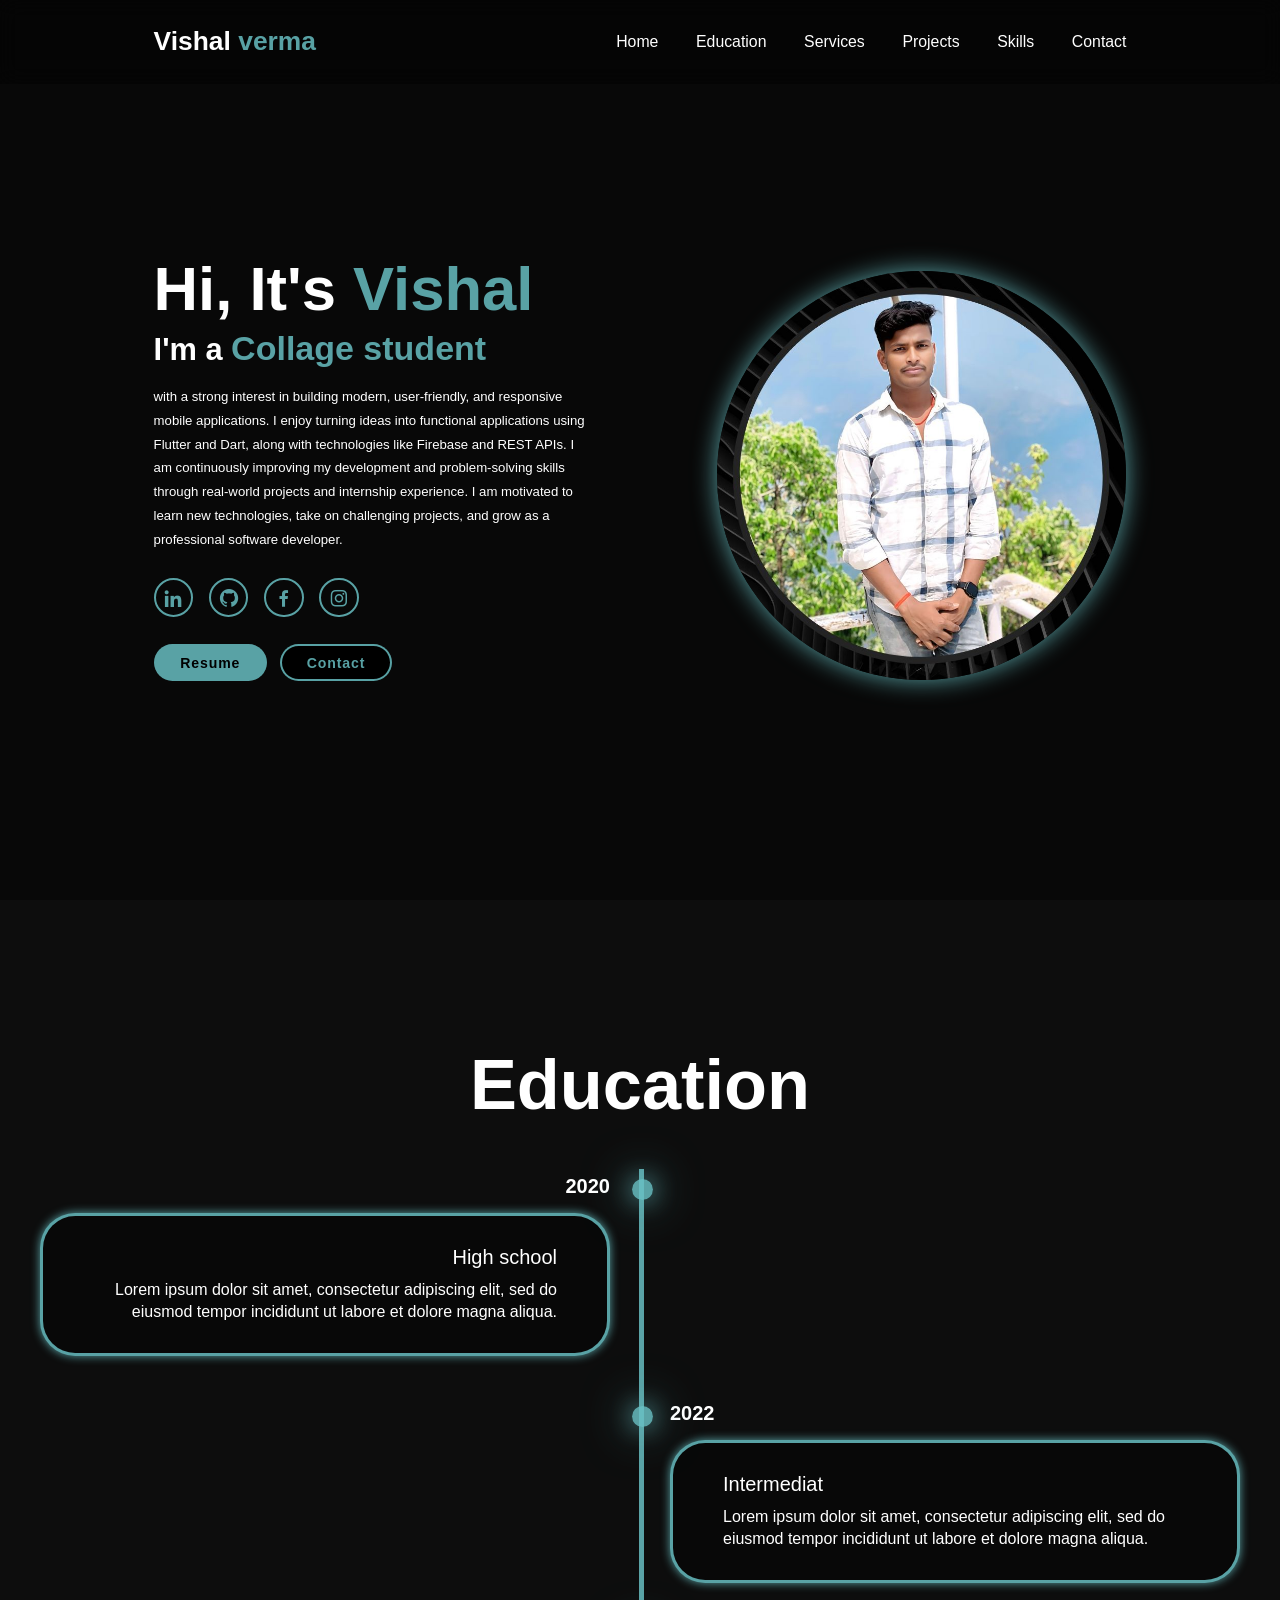
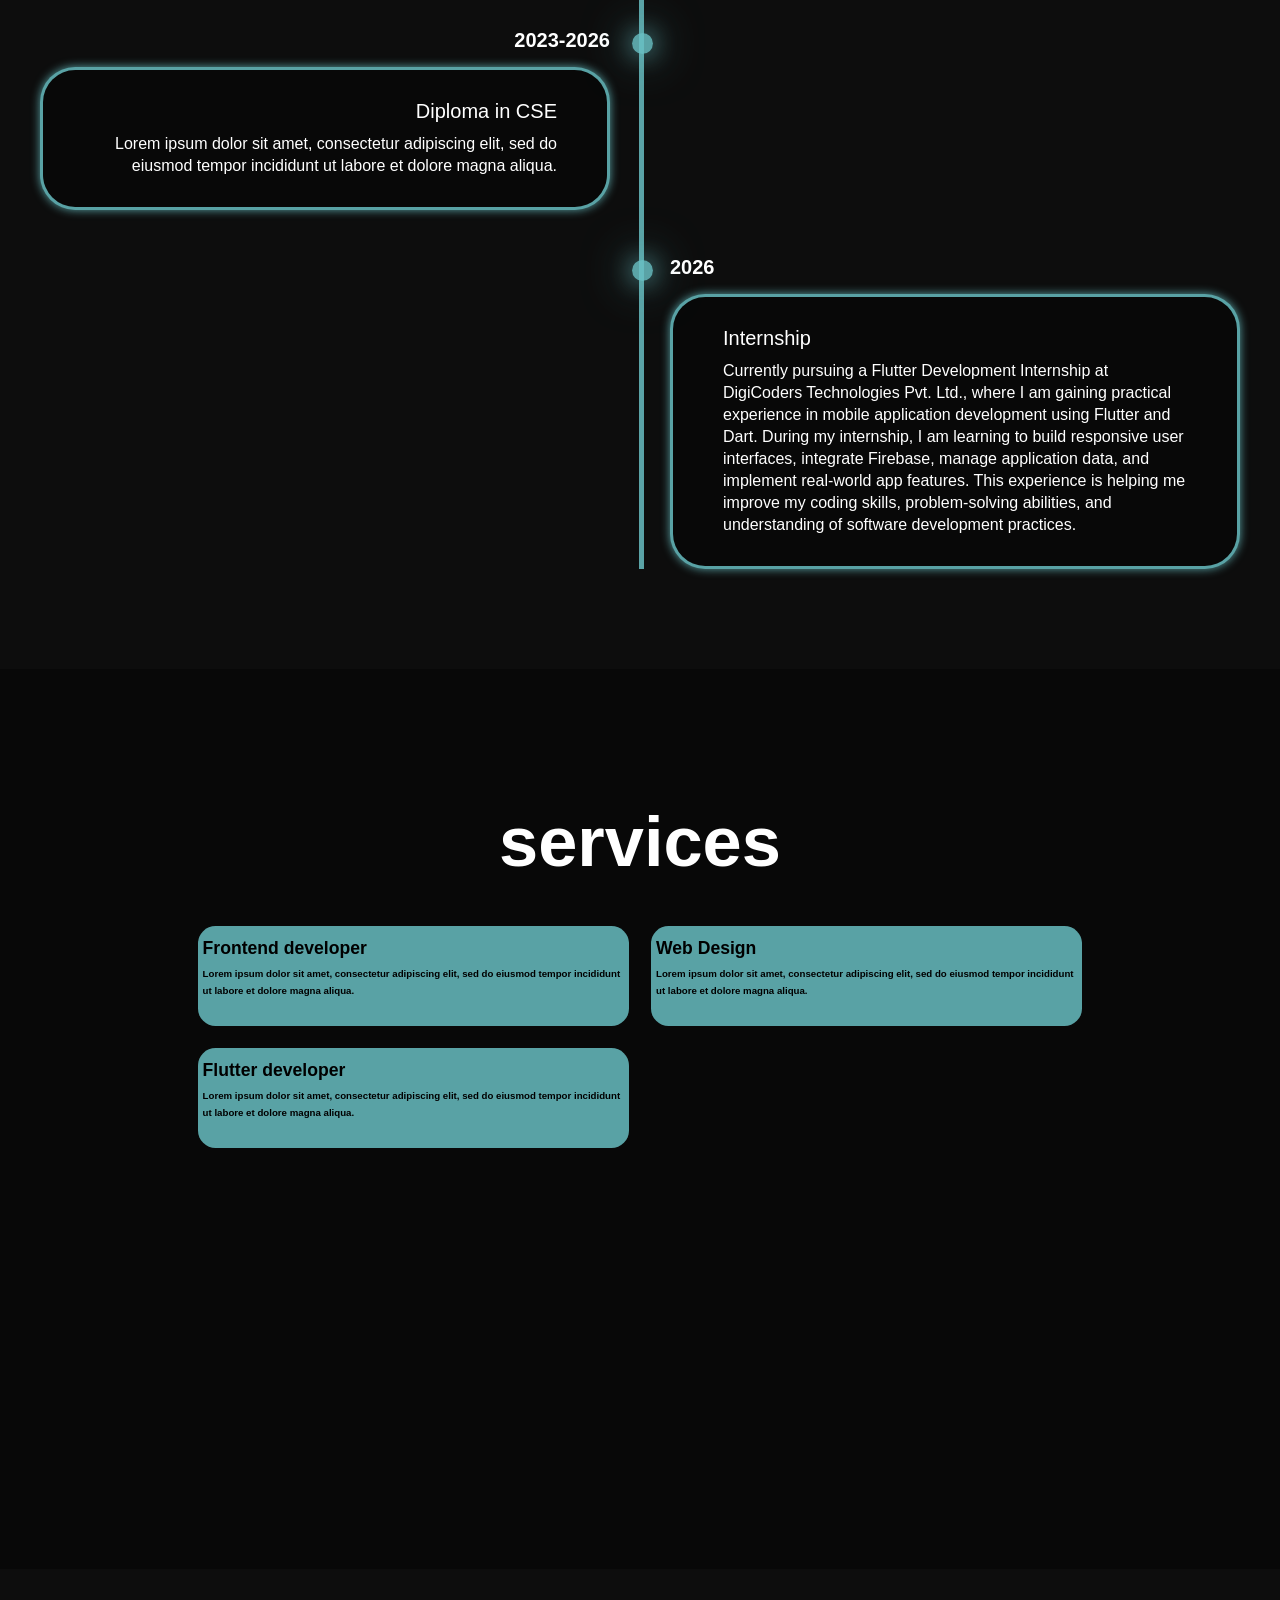
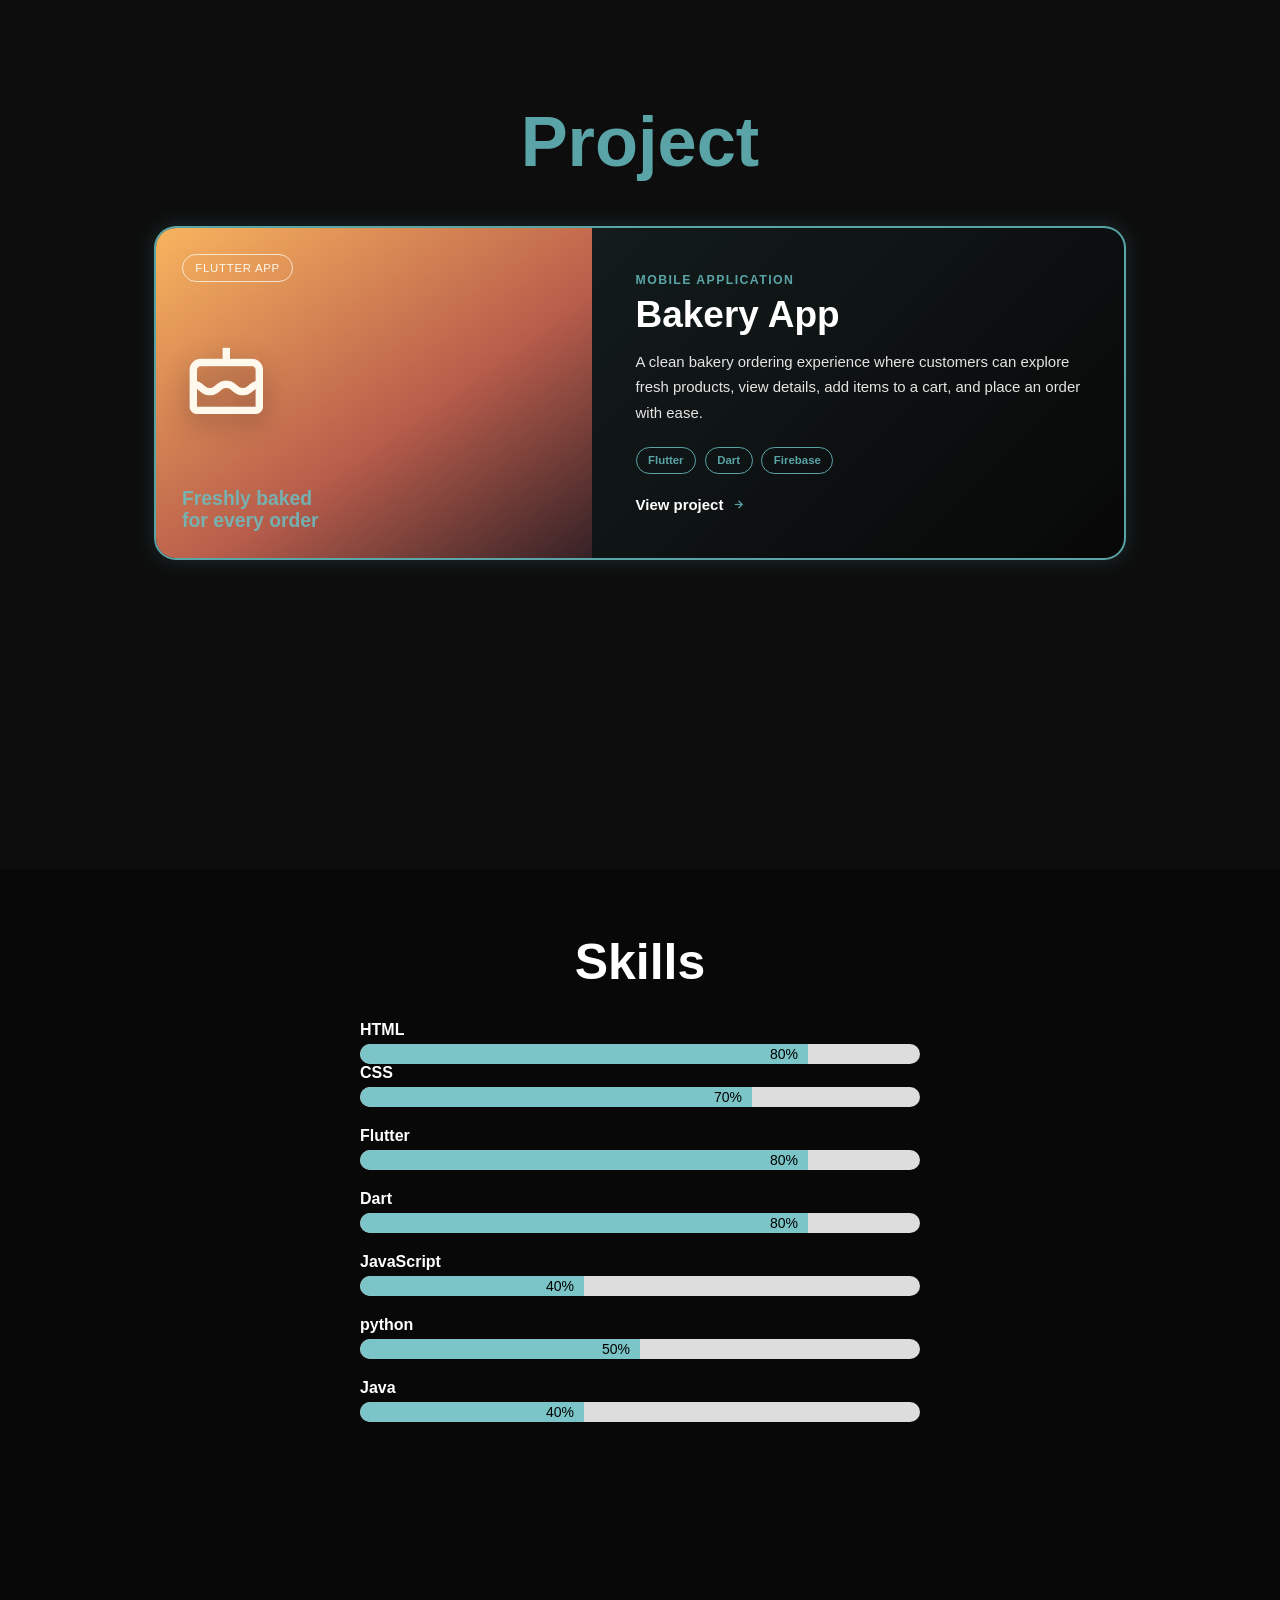
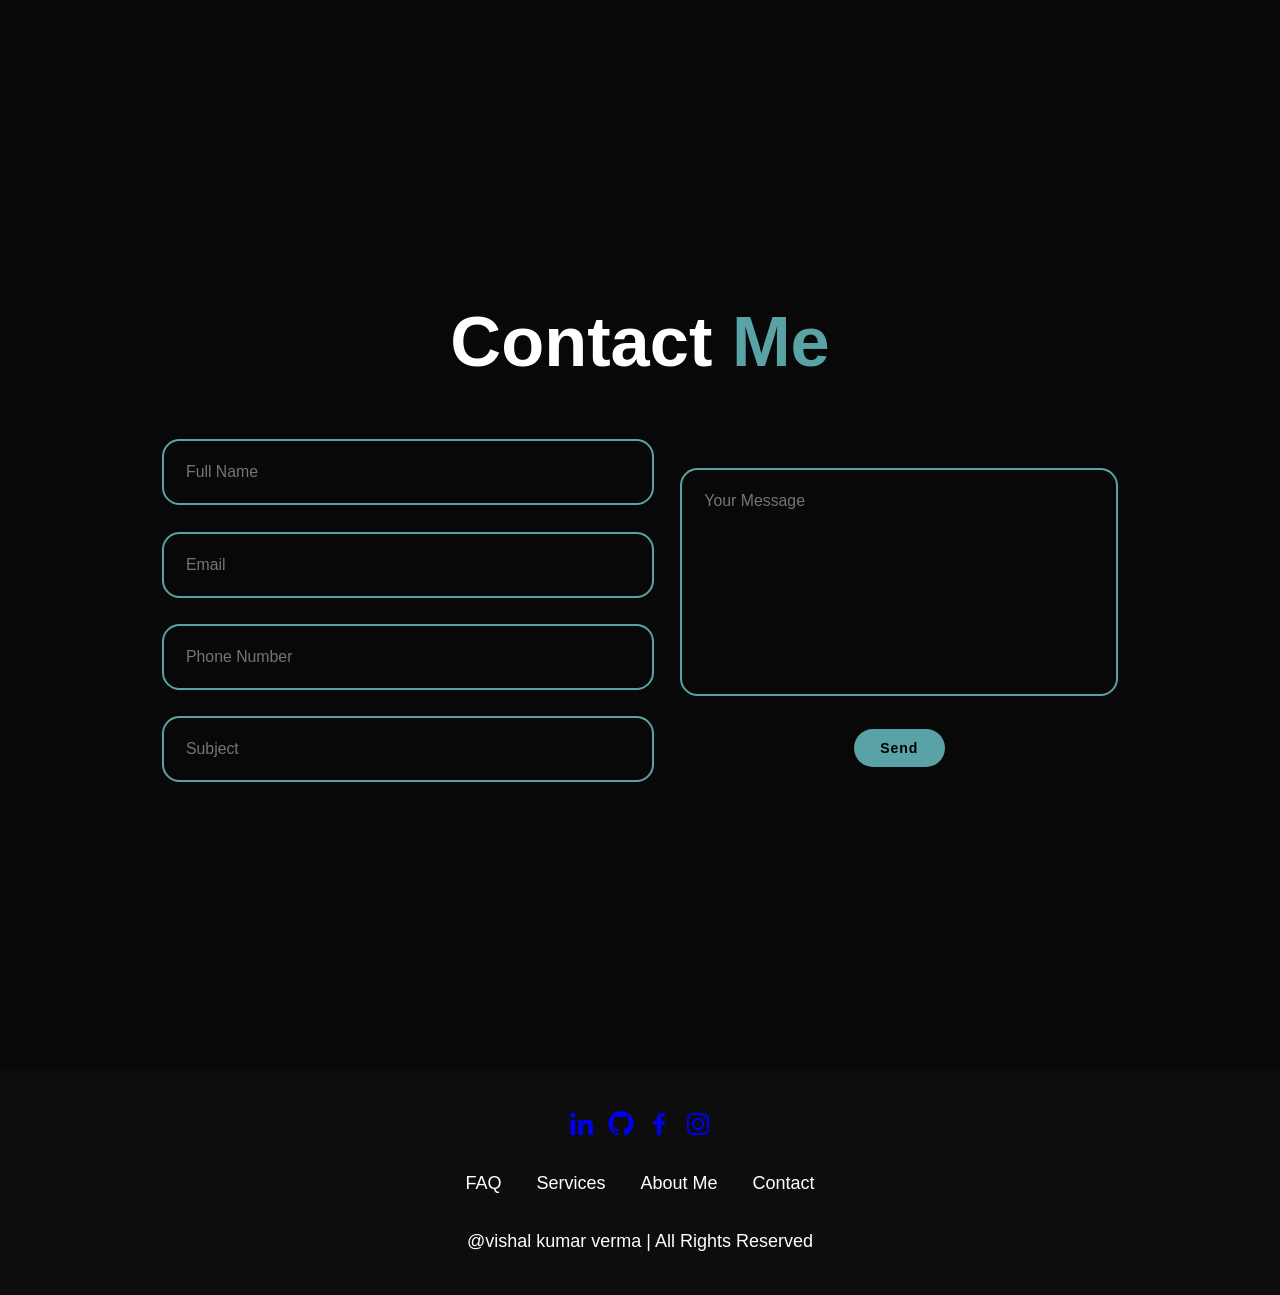
<file: index.html>
<!DOCTYPE html>
<html lang="en">

<head>
    <meta charset="UTF-8">
    <meta name="viewport" content="width=device-width, initial-scale=1.0">
    <title>Responsive portfolio website</title>
    <link rel="stylesheet" href="style.css">
    <link href='https://unpkg.com/boxicons@2.1.4/css/boxicons.min.css' rel='stylesheet'>
</head>

<body>
    <header class="header">
        <a href="#home" class="logo">Vishal
            <span>verma</span> </a>
        <i class='bx bx-menu' id="menu-icon"></i>
        <nav class="navbar">
            <a href="#home" class="active">Home</a>
            <a href="#education">Education</a>
            <a href="#services">Services</a>
            <a href="#projects">Projects</a>
            <a href="#Skills">Skills</a>
            <a href="#contact">Contact</a>

        </nav>

    </header>

    <section class="home" id="home">
        <div class="home-content">
            <h1>Hi, It's
                <span>Vishal</span></h1>
            <h3 class="text-animation">I'm a
                <span></span>
            </h3>
            <p>  with a strong interest in building modern, user-friendly, and responsive mobile applications. I enjoy turning ideas into functional applications using Flutter and Dart, along with technologies like Firebase and REST APIs. I am continuously improving my development and problem-solving skills through real-world projects and internship experience. I am motivated to learn new technologies, take on challenging projects, and grow as a professional software developer.</p>
            <div class="social-icons">
                <a href="https://www.linkedin.com/in/vishal-kumar-verma-b85632315?utm_source=share&utm_campaign=share_via&utm_content=profile&utm_medium=android_app"><i class='bx bxl-linkedin'></i></a>
                <a href="https://github.com/vishal02verma?tab=repositories"><i class='bx bxl-github' ></i></a>
                <a href="https://www.facebook.com/share/1DzxJ8MUaz/"><i class='bx bxl-facebook'></i></a>
                <a href="https://www.instagram.com/vishal_maurya02?igsh=cHV4enFxcmZ6bncx"><i class='bx bxl-instagram'></i></a>

            </div>
            <div class="btn-group">
                <a href="vishal  verma.pdf" target="_blank" class="btn">
   Resume
</a>
                <a href="#contact" class="btn">Contact</a>
            </div>
        </div>
        <div class="home-img">

            <img src="vishal.jpg" alt="vishal">
        </div>


    </section>
    <section class="education" id="education">
        <h2 class="heading">Education</h2>
        <div class="timeline-items">
            <div class="timeline-item">
                <div class="timeline-dot"></div>
                <div class="timeline-date">2020</div>
                <div class="timeline-content">
                    <h3>High school</h3>
                    <p>Lorem ipsum dolor sit amet, consectetur adipiscing elit, sed do eiusmod tempor incididunt ut labore et dolore magna aliqua.</p>
                </div>


            </div>
            <div class="timeline-item">
                <div class="timeline-dot"></div>
                <div class="timeline-date">2022</div>
                <div class="timeline-content">
                    <h3>Intermediat</h3>
                    <p>Lorem ipsum dolor sit amet, consectetur adipiscing elit, sed do eiusmod tempor incididunt ut labore et dolore magna aliqua.</p>
                </div>


            </div>
            <div class="timeline-item">
                <div class="timeline-dot"></div>
                <div class="timeline-date">2023-2026</div>
                <div class="timeline-content">
                    <h3>Diploma in CSE</h3>
                    <p>Lorem ipsum dolor sit amet, consectetur adipiscing elit, sed do eiusmod tempor incididunt ut labore et dolore magna aliqua.</p>
                </div>


            </div>
            <div class="timeline-item">
                <div class="timeline-dot"></div>
                <div class="timeline-date">2026</div>
                <div class="timeline-content">
                    <h3>Internship</h3>
                    <p>Currently pursuing a Flutter Development Internship at DigiCoders Technologies Pvt. Ltd., where I am gaining practical experience in mobile application development using Flutter and Dart. During my internship, I am learning to build responsive user interfaces, integrate Firebase, manage application data, and implement real-world app features. This experience is helping me improve my coding skills, problem-solving abilities, and understanding of software development practices.</p>
                </div>


            </div>
        </div>
    </section>
    <section class="services" id="services">
        <h2 class="heading">services</h2>
        <div class="services-container">


            <div class="services-box">
                <div class="service-info">
                    <h4>Frontend developer</h4>
                    <p>Lorem ipsum dolor sit amet, consectetur adipiscing elit, sed do eiusmod tempor incididunt ut labore et dolore magna aliqua.
                    </p>
                </div>
            </div>
            <div class="services-box">
                <div class="service-info">
                    <h4>Web Design</h4>
                    <p>Lorem ipsum dolor sit amet, consectetur adipiscing elit, sed do eiusmod tempor incididunt ut labore et dolore magna aliqua.</p>
                </div>
            </div>
            <div class="services-box">
                <div class="service-info">
                    <h4>Flutter developer</h4>
                    <p>Lorem ipsum dolor sit amet, consectetur adipiscing elit, sed do eiusmod tempor incididunt ut labore et dolore magna aliqua.</p>
                </div>
            </div>


        </div>
    </section>
    <section class="projects" id="projects">
        <h2 class="heading"><span>Project</span></h2>
        <div class="projects-container">
            <article class="project-card">
                <div class="project-visual">
                    <div class="project-badge">Flutter app</div>
                    <i class='bx bx-cake'></i>
                    <span class="project-visual-label">Freshly baked<br>for every order</span>
                </div>
                <div class="project-info">
                    <p class="project-kicker">Mobile application</p>
                    <h3>Bakery App</h3>
                    <p class="project-description">A clean bakery ordering experience where customers can explore fresh products, view details, add items to a cart, and place an order with ease.</p>
                    <div class="project-tags">
                        <span>Flutter</span>
                        <span>Dart</span>
                        <span>Firebase</span>
                    </div>
                    <a class="project-link" href="https://drive.google.com/file/d/1oHhy8neM1yZcQEVmt495eGvmaMDXCiWB/view?usp=sharing">View project <i class='bx bx-right-arrow-alt'></i></a>
                </div>
            </article>
        </div>
    </section>
    <section class="skills" id="Skills">
        <h2 class="heading">Skills</h2>
        <div class="skill-name">HTML</div>
        <div class="progress-bar">
            <div class="progress html">80%</div>
        </div>
        </div>

        <div class="skill">
            <div class="skill-name">CSS</div>
            <div class="progress-bar">
                <div class="progress css">70%</div>
            </div>
        </div>
        <div class="skill">
            <div class="skill-name">Flutter</div>
            <div class="progress-bar">
                <div class="progress Flutter">80%</div>
            </div>
            
        </div>
        
        </div>
        <div class="skill">
            <div class="skill-name">Dart</div>
            <div class="progress-bar">
                <div class="progress Dart">80%</div>
            </div>
        </div>

        <div class="skill">
            <div class="skill-name">JavaScript</div>
            <div class="progress-bar">
                <div class="progress javascript">40%</div>
            </div>
        </div>
        <div class="skill">
            <div class="skill-name">python</div>
            <div class="progress-bar">
                <div class="progress python">50%</div>
            </div>
        </div>

        <div class="skill">
            <div class="skill-name">Java</div>
            <div class="progress-bar">
                <div class="progress java">40%</div>
            </div>
        </div>
        </>

    </section>
    <section class="contact" id="contact">
        <h2 class="heading">Contact
            <span>Me</span></h2>
        <form action="https://formsubmit.co/vishalkumar20122005@gmail.com" method="POST">
            <div class="input-group">
                <div class="input-box">
                    <input type="text" name="name" placeholder="Full Name" required>
                    <input type="email" name="email" placeholder="Email" required>
                </div>
                <div class="input-box">
                    <input type="number" name="phone" placeholder="Phone Number">
                    <input type="text" name="subject" placeholder="Subject">
                </div>
            </div>
            <div class="input-group-2">
                <textarea name="message" cols="30" rows="10" placeholder="Your Message" required></textarea>
                <button type="submit" class="btn">Send</button>
            </div>
        </form>
    </section>
    <footer class="footer">
        <div class="social">
            <a href="https://www.linkedin.com/in/vishal-kumar-verma-b85632315?utm_source=share&utm_campaign=share_via&utm_content=profile&utm_medium=android_app"><i class='bx bxl-linkedin'></i></a>
            <a href="https://github.com/vishal02verma?tab=repositories"><i class='bx bxl-github' ></i></a>
            <a href="https://www.facebook.com/share/1DzxJ8MUaz/"><i class='bx bxl-facebook'></i></a>
            <a href="https://www.instagram.com/vishal_maurya02?igsh=cHV4enFxcmZ6bncx"><i class='bx bxl-instagram'></i></a>

        </div>
        <ul class="list">
            <li>
                <a href="#">FAQ</a>
            </li>
            <li>
                <a href="#">Services</a>
            </li>
            <li>
                <a href="#">About Me</a>
            </li>
            <li>
                <a href="#">Contact</a>
            </li>
            <bR></bR>
            <li> @vishal kumar verma | All Rights Reserved
                </p>
            </li>
        </ul>

    </footer>

    <script src="script.js"></script>
</body>

</html>
</file>
<file: style.css>
* {
                 margin: 0;
                 padding: o;
                 box-sizing: border-box;
                 text-decoration: none;
                 border: none;
                 outline: none;
                 scroll-behavior: smooth;
                 font-family: "poppins", sans-serif;
             }
             
              :root {
                 --background-color: rgba(08, 08, 08, 08);
                 --second-background-color: rgb(13, 13, 13);
                 --text-decoration-color: white;
                 --moz-text-decoration-color: rgba(105, 192, 196, 0.84);
             }
             
             html {
                 font-size: 60%;
                 overflow: auto;
             }
             
             body {
                 background: var(--background-color);
                 color: var(--text-decoration-color)
             }
             
             .header {
                 position: fixed;
                 top: 0;
                 left: 0;
                 width: 100%;
                 padding: 3rem 12% 3rem;
                 background: rgba(0, 0, 0, 0.3);
                 backdrop-filter: blur(10px);
                 display: flex;
                 justify-content: space-between;
                 align-items: center;
                 z-index: 5;
             }
             
             .logo {
                 font-size: 3rem;
                 color: white;
                 font-weight: 800;
                 cursor: pointer;
                 transition: 0.3s ease;
             }
             
             .logo:hover {
                 transform: scale(1.1);
             }
             
             .logo span {
                 text-shadow: 0 0 25px var(-moz-text-decoration-color);
             }
             
             .navbar a {
                 font-size: 1.8rem;
                 color: var(--text-decoration-color);
                 margin-left: 4rem;
                 font-weight: 500;
                 transition: 0.3s ease;
                 border-bottom: 3px solid transparent;
             }
             
             .navbar a:hover .navbar a.active {
                 color: var(--moz-text-decoration-color);
             }
             
             #menu-icon {
                 font-size: 3.6rem;
                 color: var(--text-decoration-color);
                 display: none;
             }
             
             section {
                 min-height: 100vh;
                 padding: 10rem 12% 10rem;
             }
             
             .home {
                 display: flex;
                 align-items: center;
                 justify-content: center;
                 gap: 15rem;
             }
             
             .home-content {
                 display: flex;
                 flex-direction: column;
                 align-items: baseline;
                 text-align: left;
                 justify-content: center;
                 margin-top: 3rem;
             }
             
             span {
                 color: var(--moz-text-decoration-color);
             }
             
             .logo span {
                 color: var(--moz-text-decoration-color);
             }
             
             .home-content h3 {
                 margin-bottom: 2rem;
                 margin-top: 1rem;
                 font-size: 3.5rem;
             }
             
             .home-content h1 {
                 font-size: 7rem;
                 font-weight: 700;
                 margin-top: 1.5rem;
                 line-height: 1;
             }
             
             .home-img {
                 border-radius: 50%;
             }
             
             .home-img img {
                 position: relative;
                 top: 3rem;
                 width: 32vw;
                 border-radius: 50%;
                 box-shadow: 0 0 25px var(--moz-text-decoration-color);
                 cursor: pointer;
                 transition: 0.4s ease-in-out;
             }
             
             .home-img img:hover {
                 box-shadow: 0 020px var(--moz-text-decoration-color), 0 0 50px var(--moz-text-decoration-color), 0 0 100px var(--moz-text-decoration-color);
             }
             
             .home-content p {
                 font-size: 1.5rem;
                 font-weight: 500;
                 line-height: 1.8;
                 max-width: 1000px;
             }
             
             .social-icons a {
                 display: inline-flex;
                 justify-content: center;
                 align-items: center;
                 width: 4.5rem;
                 height: 4.5rem;
                 background: transparent;
                 border: 2px solid var(--moz-text-decoration-color);
                 font-size: 2.5rem;
                 border-radius: 50%;
                 color: var(--moz-text-decoration-color);
                 margin: 3rem 1.5rem 3rem 0;
                 transition: 0.3s ease-in-out;
             }
             
             .social-icons a:hover {
                 color: var(--text-decoration-color);
                 transform: scale(1.3)translateY(-5px);
                 box-shadow: 0 0 25px var(--moz-text-decoration-color);
                 background-color: var(--moz-text-decoration-color);
             }
             
             .btn {
                 display: inline;
                 padding: 1rem 2.8rem;
                 background: var(--moz-text-decoration-color);
                 box-shadow: 0px var(--moz-text-decoration-color);
                 border-radius: 4rem;
                 font-size: 1.6rem;
                 color: black;
                 border: 2px solid transparent;
                 letter-spacing: 0.1rem;
                 font-weight: 600;
                 transition: 0.3s ease-in-out;
                 cursor: pointer;
             }
             
             .btn:hover {
                 transform: scale(1.05);
                 box-shadow: 0 0 50px var(--moz-text-decoration-color);
             }
             
             .btn-group {
                 display: flex;
                 align-items: center;
                 gap: 1.5rem;
             }
             
             .btn-group a:nth-of-type(2) {
                 background-color: black;
                 color: var(--moz-text-decoration-color);
                 border: 2px solid var(--moz-text-decoration-color);
                 box-shadow: 0 0 25px transparent;
             }
             
             .btn-group a:nth-of-type(2):hover {
                 box-shadow: 0 0 25px var(--moz-text-decoration-color);
                 background-color: var(--moz-text-decoration-color);
                 color: black;
             }
             
             .text-animation span {
                 font-size: 34px;
                 font-weight: 600;
                 min-width: 280px;
             }
             
             .text-animation span::before {
                 content: "Collage student";
                 color: var(--moz-text-decoration-color);
                 animation: words 20s infinite;
             }
             
             .text-animation span::after {
                 content: "";
                 background-color: var(--background-color);
                 position: relative;
                 border-left: 3px solid var(--background-color);
                 right: -8px;
                 animation: cursor 0.6s infinite, typing 20s steps(14)infinite;
             }
             
             .typing::after {
                 content: "";
                 animation: words 6s steps(1) infinite;
             }
             
             @keyframes cursor {
                 to {
                     border-left: 2px solid var(--moz-text-decoration-color);
                 }
             }
             
             @keyframes words {
                 0%,
                 20% {
                     content: "Flutter Devloper";
                 }
                 21%,
                 40% {
                     content: "Web Designer";
                 }
                 41%,
                 60% {
                     content: "Frontend Designer";
                 }
                 
             }
             
             @keyframes blink {
                 10%,
                 15%,
                 30%,
                 35%,
                 50%,
                 55%,
                 70%,
                 75%,
                 90%,
                 95% {
                     width: 0;
                 }
                 5%,
                 20%,
                 25%,
                 40%,
                 45%,
                 60%,
                 65%,
                 80%,
                 85% {
                     width: calc(100% + 8px);
                 }
             }
             
             .heading {
                 font-size: 8rem;
                 text-align: center;
                 margin: 5rem;
             }
             
             .education {
                 padding: 100px 15px;
                 background: var(--second-background-color);
             }
             
             .education h2 {
                 margin-bottom: 5rem;
             }
             
             .timeline-items {
                 max-width: 1200px;
                 margin: auto;
                 display: flex;
                 flex-wrap: wrap;
                 position: relative;
             }
             
             .timeline-items::before {
                 content: "";
                 position: absolute;
                 width: 5px;
                 height: 100%;
                 background-color: var(--moz-text-decoration-color);
                 left: calc(50% - 1px);
             }
             
             .timeline-item {
                 margin-bottom: 40px;
                 width: 100%;
                 position: relative;
             }
             
             .timeline-item:last-child {
                 margin-bottom: 0;
             }
             
             .timeline-item:nth-child(odd) {
                 padding-right: calc(50% + 30px);
                 text-align: right;
             }
             
             .timeline-item:nth-child(even) {
                 padding-left: calc(50% + 30px);
             }
             
             .timeline-dot {
                 height: 21px;
                 width: 21px;
                 background-color: var(--moz-text-decoration-color);
                 box-shadow: 0 0 25px var(--moz-text-decoration-color), 0 0 50px var(--moz-text-decoration-color);
                 position: absolute;
                 left: calc(50% - 8px);
                 border-radius: 50%;
                 top: 10px;
             }
             
             .timeline-date {
                 font-size: 20px;
                 font-weight: 800;
                 color: white;
                 margin: 6px 0 15px;
             }
             
             .timeline-content {
                 background-color: var(--background-color);
                 border: 3px solid var(--moz-text-decoration-color);
                 padding: 30px 50px;
                 border-radius: 4rem;
                 box-shadow: 0 0 10px var(--moz-text-decoration-color);
                 cursor: pointer;
                 transition: 0.3s ease-in-out;
             }
             
             .timeline-content:hover {
                 transform: scale(1.05);
                 box-shadow: 00 25 var(--moz-text-decoration-color);
             }
             
             .timeline-content h3 {
                 font-size: 20px;
                 color: white;
                 margin: 0 0 10px;
                 font-weight: 500;
             }
             
             .timeline-content p {
                 color: white;
                 font-size: 16px;
                 font-weight: 300;
                 line-height: 22px;
             }
             
              ::-webkit-scrollbar {
                 width: 15px;
             }
             
              ::-webkit-scrollbar-thumb {
                 background-color: var(--moz-text-decoration-color);
             }
             
              ::-webkit-scrollbar-track {
                 background-color: var(--background-color);
                 width: 50px;
             }
             
             .services {
                 background-color: var(--background-color);
                 color: black;
             }
             
             .services h2 {
                 margin-bottom: 5rem;
                 color: white;
             }
             
             .services-container {
                 display: grid;
                 grid-template-columns: repeat(2, 1fr);
                 align-items: center;
                 gap: 2.5rem;
             }

             .projects {
                 background-color: var(--second-background-color);
             }

             .projects .heading {
                 margin-bottom: 5rem;
             }

             .projects-container {
                 max-width: 1100px;
                 margin: 0 auto;
             }

             .project-card {
                 display: grid;
                 grid-template-columns: minmax(280px, 0.9fr) 1.1fr;
                 overflow: hidden;
                 border: 2px solid var(--moz-text-decoration-color);
                 border-radius: 2.5rem;
                 background: linear-gradient(135deg, rgba(105, 192, 196, 0.14), rgba(0, 0, 0, 0.4));
                 box-shadow: 0 0 22px rgba(105, 192, 196, 0.18);
                 transition: 0.3s ease-in-out;
             }

             .project-card:hover {
                 transform: translateY(-8px);
                 box-shadow: 0 0 35px rgba(105, 192, 196, 0.4);
             }

             .project-visual {
                 min-height: 330px;
                 padding: 3rem;
                 display: flex;
                 flex-direction: column;
                 justify-content: space-between;
                 background: linear-gradient(145deg, #f8b45e, #b85d4b 58%, #352126);
                 color: #fff8ed;
             }

             .project-badge {
                 align-self: flex-start;
                 padding: 0.8rem 1.4rem;
                 border: 1px solid rgba(255, 255, 255, 0.7);
                 border-radius: 2rem;
                 font-size: 1.3rem;
                 letter-spacing: 0.08rem;
                 text-transform: uppercase;
             }

             .project-visual i {
                 font-size: 10rem;
                 color: #fff8ed;
                 text-shadow: 0 10px 25px rgba(53, 33, 38, 0.4);
             }

             .project-visual-label {
                 font-size: 2.2rem;
                 font-weight: 700;
                 line-height: 1.15;
             }

             .project-info {
                 padding: 5rem;
                 display: flex;
                 flex-direction: column;
                 justify-content: center;
             }

             .project-kicker {
                 margin-bottom: 0.8rem;
                 color: var(--moz-text-decoration-color);
                 font-size: 1.4rem;
                 font-weight: 700;
                 letter-spacing: 0.16rem;
                 text-transform: uppercase;
             }

             .project-info h3 {
                 margin-bottom: 1.5rem;
                 font-size: 4.2rem;
             }

             .project-description {
                 max-width: 580px;
                 color: #e4e4e4;
                 font-size: 1.7rem;
                 line-height: 1.7;
             }

             .project-tags {
                 display: flex;
                 flex-wrap: wrap;
                 gap: 1rem;
                 margin: 2.5rem 0;
             }

             .project-tags span {
                 padding: 0.7rem 1.3rem;
                 border: 1px solid var(--moz-text-decoration-color);
                 border-radius: 2rem;
                 color: var(--moz-text-decoration-color);
                 font-size: 1.3rem;
                 font-weight: 600;
             }

             .project-link {
                 align-self: flex-start;
                 color: white;
                 font-size: 1.7rem;
                 font-weight: 700;
             }

             .project-link i {
                 margin-left: 0.4rem;
                 color: var(--moz-text-decoration-color);
                 vertical-align: middle;
                 transition: 0.3s ease;
             }

             .project-link:hover i {
                 margin-left: 1rem;
             }
             
             .services-box {
                 background-color: var(--moz-text-decoration-color);
                 height: 100px;
                 border-radius: 2rem;
                 border: 5px solid transparent;
                 cursor: pointer;
                 transition: 0.4s ease-in-out;
             }
             
             .services-box:hover {
                 background-color: white;
                 color: black;
                 border: 5px solid var(--moz-text-decoration-color);
                 transform: scale(1.03);
             }
             
             .service-box .service-info {
                 display: flex;
                 flex-direction: column;
                 text-align: lef;
                 max-height: 200px;
                 justify-content: left;
                 align-items: baseline;
                 padding: 5rem 5rem;
             }
             
             .service-info h4 {
                 font-size: 2rem;
                 font-weight: 800;
                 line-height: 2;
             }
             
             .service-info p {
                 font-size: 1.1rem;
                 font-weight: 600;
                 max-height: 100px;
                 line-height: 1.7;
                 margin: auto;
             }
             
             .skills {
                 padding: 20px;
                 max-width: 600px;
                 margin: auto;
                 scroll-margin-top: 100px;
             }
             
             .skills h2 {
                 text-align: center;
                 margin-bottom: 30px;
                 font-size: 50px;
             }
             
             .skill {
                 margin-bottom: 20px;
             }
             
             .skill-name {
                 font-weight: bold;
                 margin-bottom: 5px;
                 font-size: 16px;
             }
             
             .progress-bar {
                 background-color: #ddd;
                 height: 20px;
                 border-radius: 10px;
                 overflow: hidden;
             }
             
             .progress {
                 height: 100%;
                 color: var(--text-decoration-color);
                 text-align: right;
                 padding-right: 10px;
                 line-height: 20px;
                 border-radius: 10px 0 0 10px;
                 font-size: 14px;
             }
             
             .progress.html {
                 width: 80%;
                 background-color: var(--moz-text-decoration-color);
                 color: black;
             }
             
             
             .progress.css {
                 width: 70%;
                 background-color: var(--moz-text-decoration-color);
                 color: black;
             }
             .progress.Flutter {
                 width: 80%;
                 background-color: var(--moz-text-decoration-color);
                 color: black;
             }
             .progress.Dart {
                 width: 80%;
                 background-color: var(--moz-text-decoration-color);
                 color: black;
             }
             
             .progress.javascript {
                 width: 40%;
                 background-color: var(--moz-text-decoration-color);
                 color: black;
             }
             
             
             .progress.python {
                 width: 50%;
                 background-color: var(--moz-text-decoration-color);
                 color: black;
             }
             
             .progress.java {
                 width: 40%;
                 background-color: var(--moz-text-decoration-color);
                 color: black;
             }
             
             .contact {
                 background-color: var(--background-color);
             }
             
             .contact h2 {
                 margin-bottom: 3rem;
                 color: white;
             }
             
             .contact form {
                 display: flex;
                 align-items: center;
                 justify-content: center;
                 gap: 3rem;
                 margin: 5rem auto;
                 text-align: center;
             }
             
             .contact form .input-box {
                 display: flex;
                 justify-content: center;
                 flex-wrap: wrap;
             }
             
             .contact form .input-box input,
             .contact form textarea {
                 width: 100%;
                 padding: 2.5rem;
                 font-size: 1.8rem;
                 color: var(--text-decoration-color);
                 background: var(--background-color);
                 border-radius: 2rem;
                 border: 2px solid var(--moz-text-decoration-color);
                 margin: 1.5rem 0;
                 resize: none;
             }
             
             .contact form .btn {
                 margin-top: 2rem;
             }
             
             .footer {
                 position: relative;
                 bottom: 0;
                 width: 100%;
                 padding: 40px 0;
                 background-color: var(--second-background-color);
             }
             
             .footer .social {
                 text-align: center;
                 padding-bottom: 25px;
                 color: var(--moz-text-decoration-color);
                 font-size: 30px;
             }
             
             .footer.social a {
                 font-size: 25px;
                 color: var(--moz-text-decoration-color);
                 border: 2px solid var(--moz-text-decoration-color);
                 width: 42px;
                 height: 42px;
                 line-height: 42px;
                 display: inline-block;
                 text-align: center;
                 border-radius: 50%;
                 margin: 0 10px;
                 transition: 0.3s ease-in-out;
             }
             
             .footer .social a:hover {
                 transform: scale(1.2)translateY(-10px);
                 background-color: var(--moz-text-decoration-color);
                 color: black;
                 box-shadow: 0 0 25px var(--moz-text-decoration-color);
                 border-radius: 30px;
             }
             
             .footer ul {
                 margin-top: 0;
                 padding: 0;
                 font-size: 18px;
                 line-height: 1.6;
                 margin-bottom: 0;
                 text-align: center;
             }
             
             .footer ul li a {
                 color: white;
                 border-bottom: 3px solid transparent;
                 transition: 0.3s ease-in-out;
             }
             
             .footer ul li a:hover {
                 border-bottom: 3px solid var(--moz-text-decoration-color);
             }
             
             .footer ul li {
                 display: inline-block;
                 padding: 0 15px;
             }
             
             @media(max-width:1285px) {
                 html {
                     font-size: 55%;
                 }
                 .services-container {
                     padding-bottom: 7rem;
                     grid-template-columns: repeat(2, 1fr);
                     margin: 0 5rem;
                 }
             }
             
             @media(max-width:991px) {
                 header {
                     padding: 2rem 3%;
                 }
                 section {
                     padding: 10rem 3% 2rem;
                 }
                 .timeline-items::before {
                     left: 7px;
                 }
                 .timeline-item:nth-child(odd) {
                     padding-right: 0;
                     text-align: left;
                 }
                 .timeline-item:nth-child(odd),
                 .timeline-item:nth-child(even) {
                     padding-left: 37px;
                 }
                 .timeline-dot {
                     left: 0;
                 }
                 .services {
                     padding-bottom: 7rem;
                 }
                 .skills .wrapper {
                     grid-template-columns: repeat(1, 1fr);
                 }
                 .contact form {
                     flex-direction: column;
                 }
                 .footer {
                     padding: 2rem 3%;
                 }
             }
             
             @media(max-width:895px) {
                 #menu-icon {
                     display: block;
                 }
                 .navbar {
                     position: absolute;
                     top: 100%;
                     right: 0;
                     width: 50%;
                     padding: 1rem 3%;
                     background: rgba(0, 0, 0, 0.8);
                     backdrop-filter: blur(20px);
                     border-bottom-left-radius: 2rem;
                     border-left: 2px solid var(--moz-text-decoration-color);
                     border-bottom: 2px solid var(--moz-text-decoration-color);
                     display: none;
                 }
                 .navbar.active {
                     display: block;
                 }
                 .navbar a {
                     display: block;
                     font-size: 2rem;
                     margin: 3rem 0;
                     color: white;
                 }
                 .home {
                     flex-direction: column-reverse;
                     margin: 5rem 4rem;
                 }
                 .home-content h3 {
                     font-size: 2.6rem;
                 }
                 .home-content h1 {
                     font-size: 8rem;
                     margin-top: 3rem;
                 }
                 .home-content p {
                     max-width: 600px;
                     margin: 0 auto;
                 }
                 .home-img img {
                     width: 56vw;
                 }
                 .services h2 {
                     margin-bottom: 3rem;
                 }
                 .services-container {
                     grid-template-columns: repeat(1, 1fr);
                 }
                 .project-card {
                     grid-template-columns: 1fr;
                 }
                 .project-info {
                     padding: 3rem;
                 }
             }
</file>
